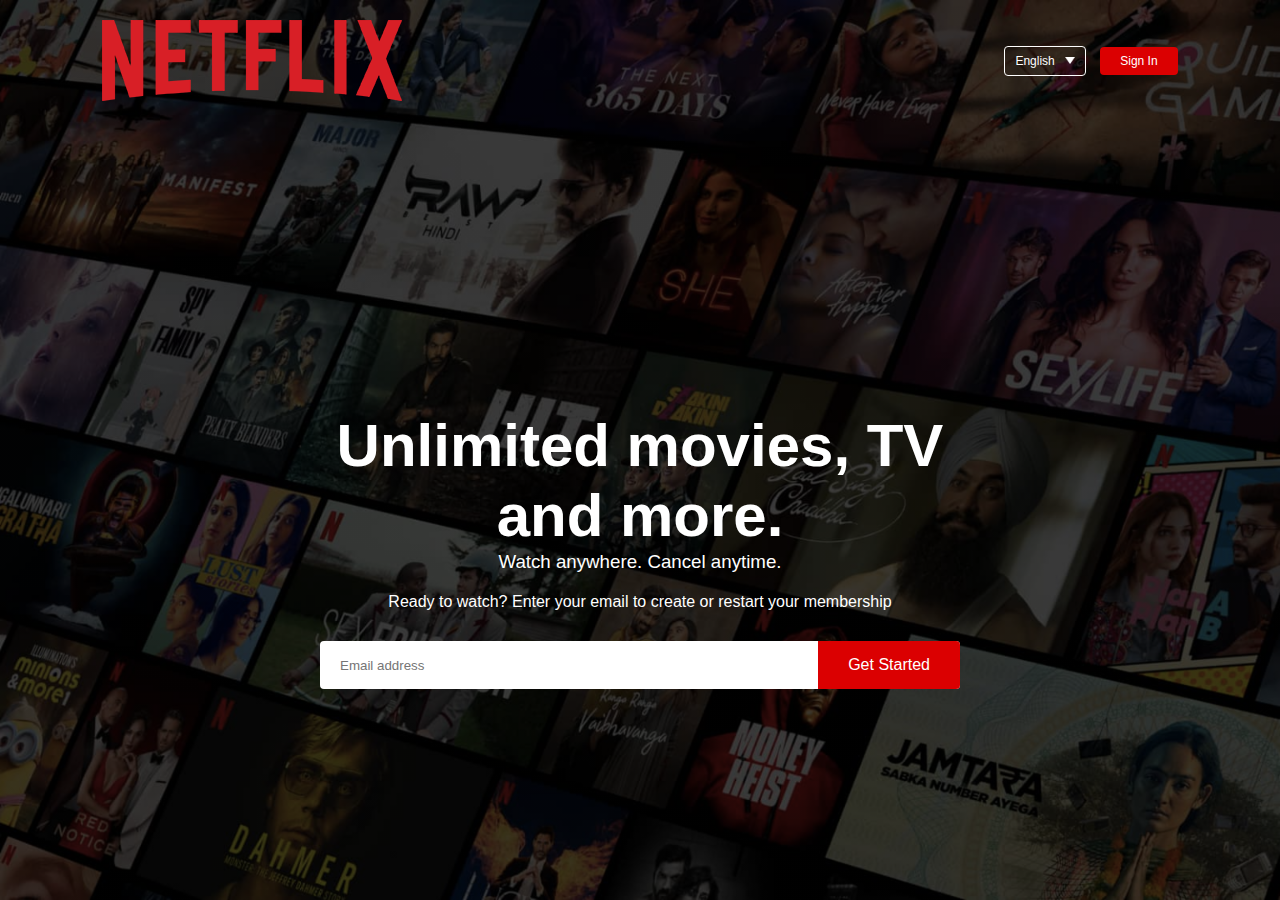
<file: index.html>
<!DOCTYPE html>
<html>
<head>
    <meta name="viewport" content="width=device-width, initial-scale=1.0">
    <title>Netflix Website Clone</title>
    <link rel="stylesheet" href="style.css">
</head>
<body>
<div class="header">
    <nav>
        <img src="images/logo.png" alt="logo">
        <div>
            <button class="languages-btn">English <img src="images/down-icon.png" alt=""></button>
            <button>Sign In</button>
        </div>
    </nav>
   <div class="header-content">
        <h1>Unlimited movies, TV and more.</h1>
        <h3>Watch anywhere. Cancel anytime.</h3>
        <p>Ready to watch? Enter your email to create or restart your membership</p>
        <form class="email-signup"> 
            <input types="email" placeholder="Email address" required>
            <button type="submit">Get Started</button>
        </form>
   </div>
</div>


</body>    
</html>
</file>
<file: style.css>
*{
    margin: 0;
    padding: 0;
    font-family: 'Poppins', sans-serif;
    box-sizing: border-box;
}
body{
    background-color: black;
    color: #fff;

}
.header{
    width: 100%;
    height: 100vh;
    background-image: linear-gradient(rgba(0,0,0,0.7),rgba(0,0,0,0.7)), url(images/header-image.png);
    background-size: cover;
    background-position: center;
    padding: 10px 8%;
    position: relative;
}

nav{
    display: flex;
    align-items: center;
    justify-content: space-between;
    padding: 10px 0;
}

.logo{
    width: 150px;
    cursor: pointer;
}

nav button{
    border: 0;
    outline: 0;
    background: #db0001;
    color: #fff;
    padding: 7px 20px;
    font-size: 12px;
    border-radius: 4px;
    margin-left: 10px;
    cursor: pointer;
}

.languages-btn{
    display: inline-flex;
    align-items: center;
    background: transparent;
    border: 1px solid #fff;
    padding: 7px 10px; 

}
.languages-btn img{
    width: 10px;
    margin-left: 10px;
}

.header-content{
    position: absolute;
    top: 50%;
    left: 50%;
    transform: translate(-50%, -50%);
    text-align: center;
    margin-top: 100px;
}

.header-content h1{
    font-size: 60px;
    line-height: 70px;
    font-weight: 600;
    max-width: 650px;
}

.header-content h3{
    font-weight: 400;
    margin-bottom: 20px;
}

.email-signup{
    background: #fff;
    border-radius: 4px;
    display: flex;
    align-items: center;
    margin-top: 30px;
    overflow: hidden;
}

.email-signup input{
    flex: 1;
    border: 0;
    outline: 0;
    margin-left: 20px;
}

.email-signup button{
    background: #db0001;
    border: 0;
    outline: 0;
    color: #fff;
    font-size: 16px;
    cursor: pointer;
    padding: 15px 30px;
}
</file>
